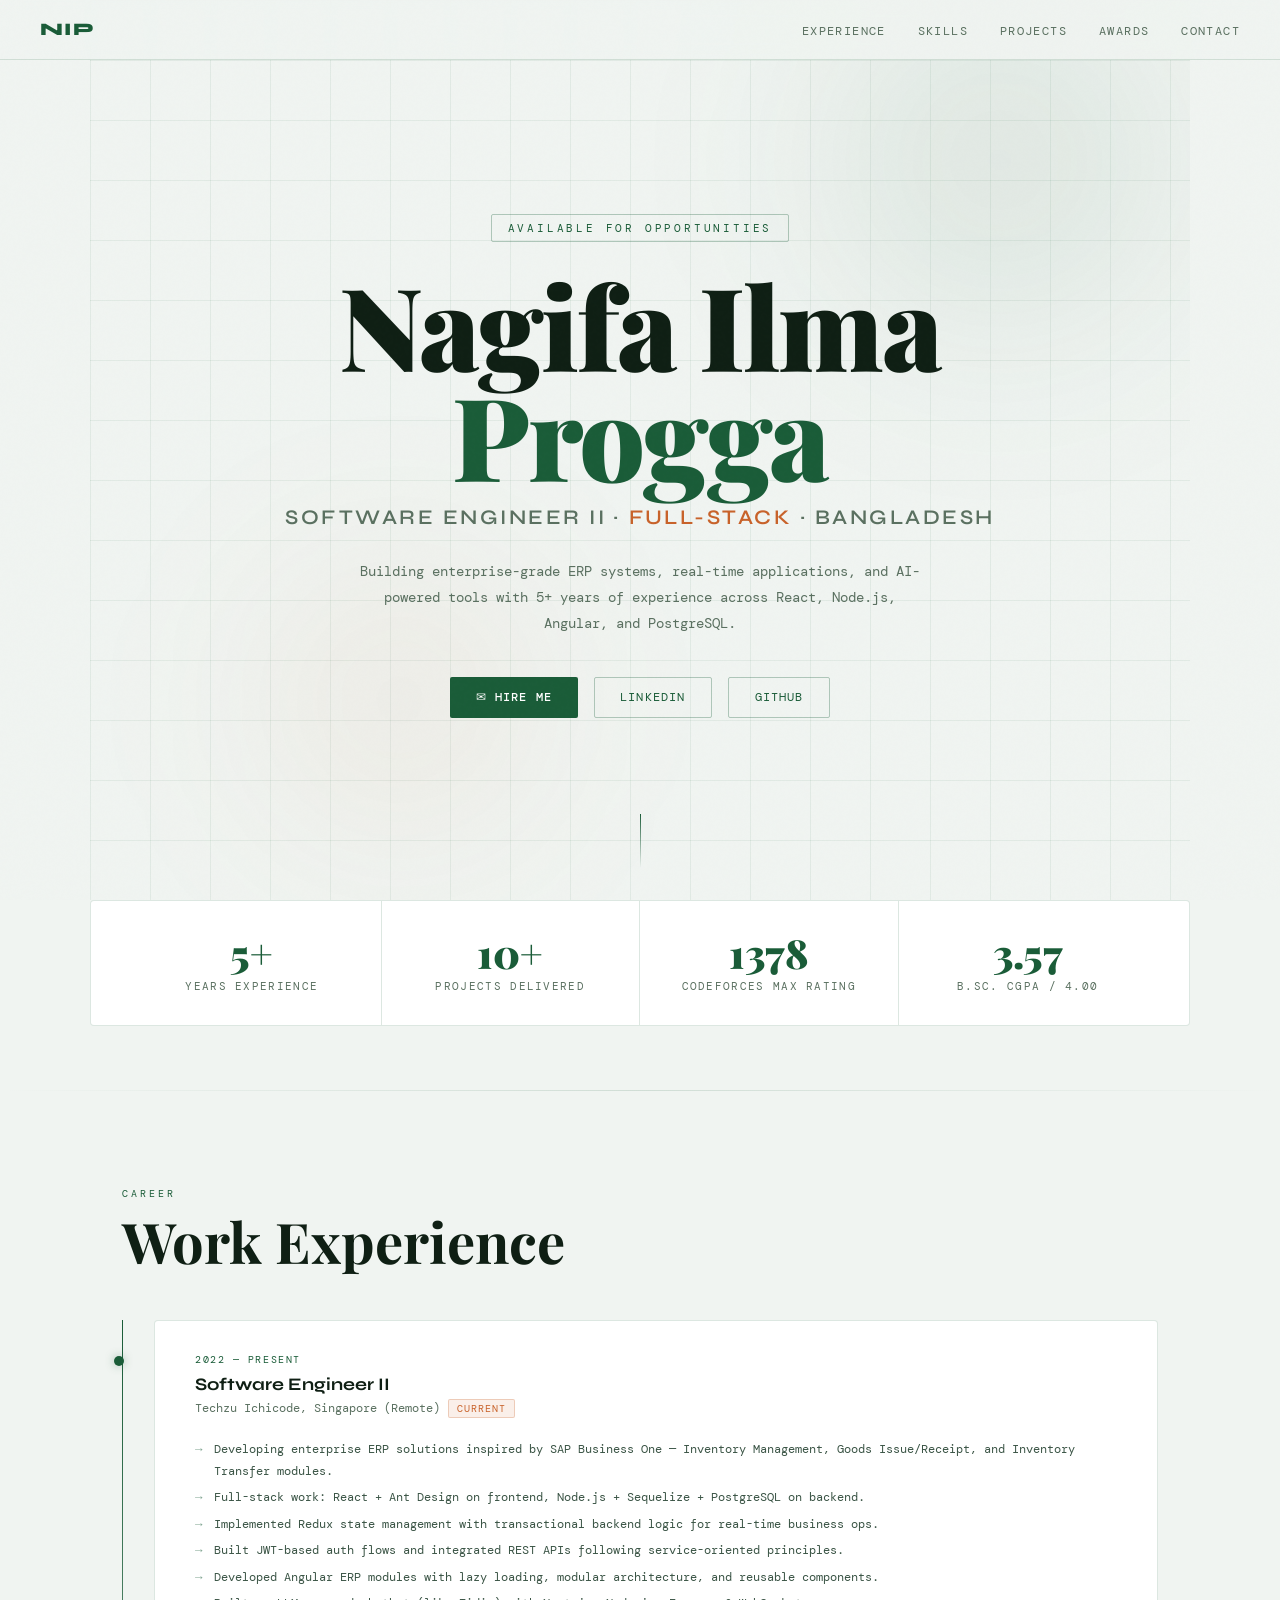
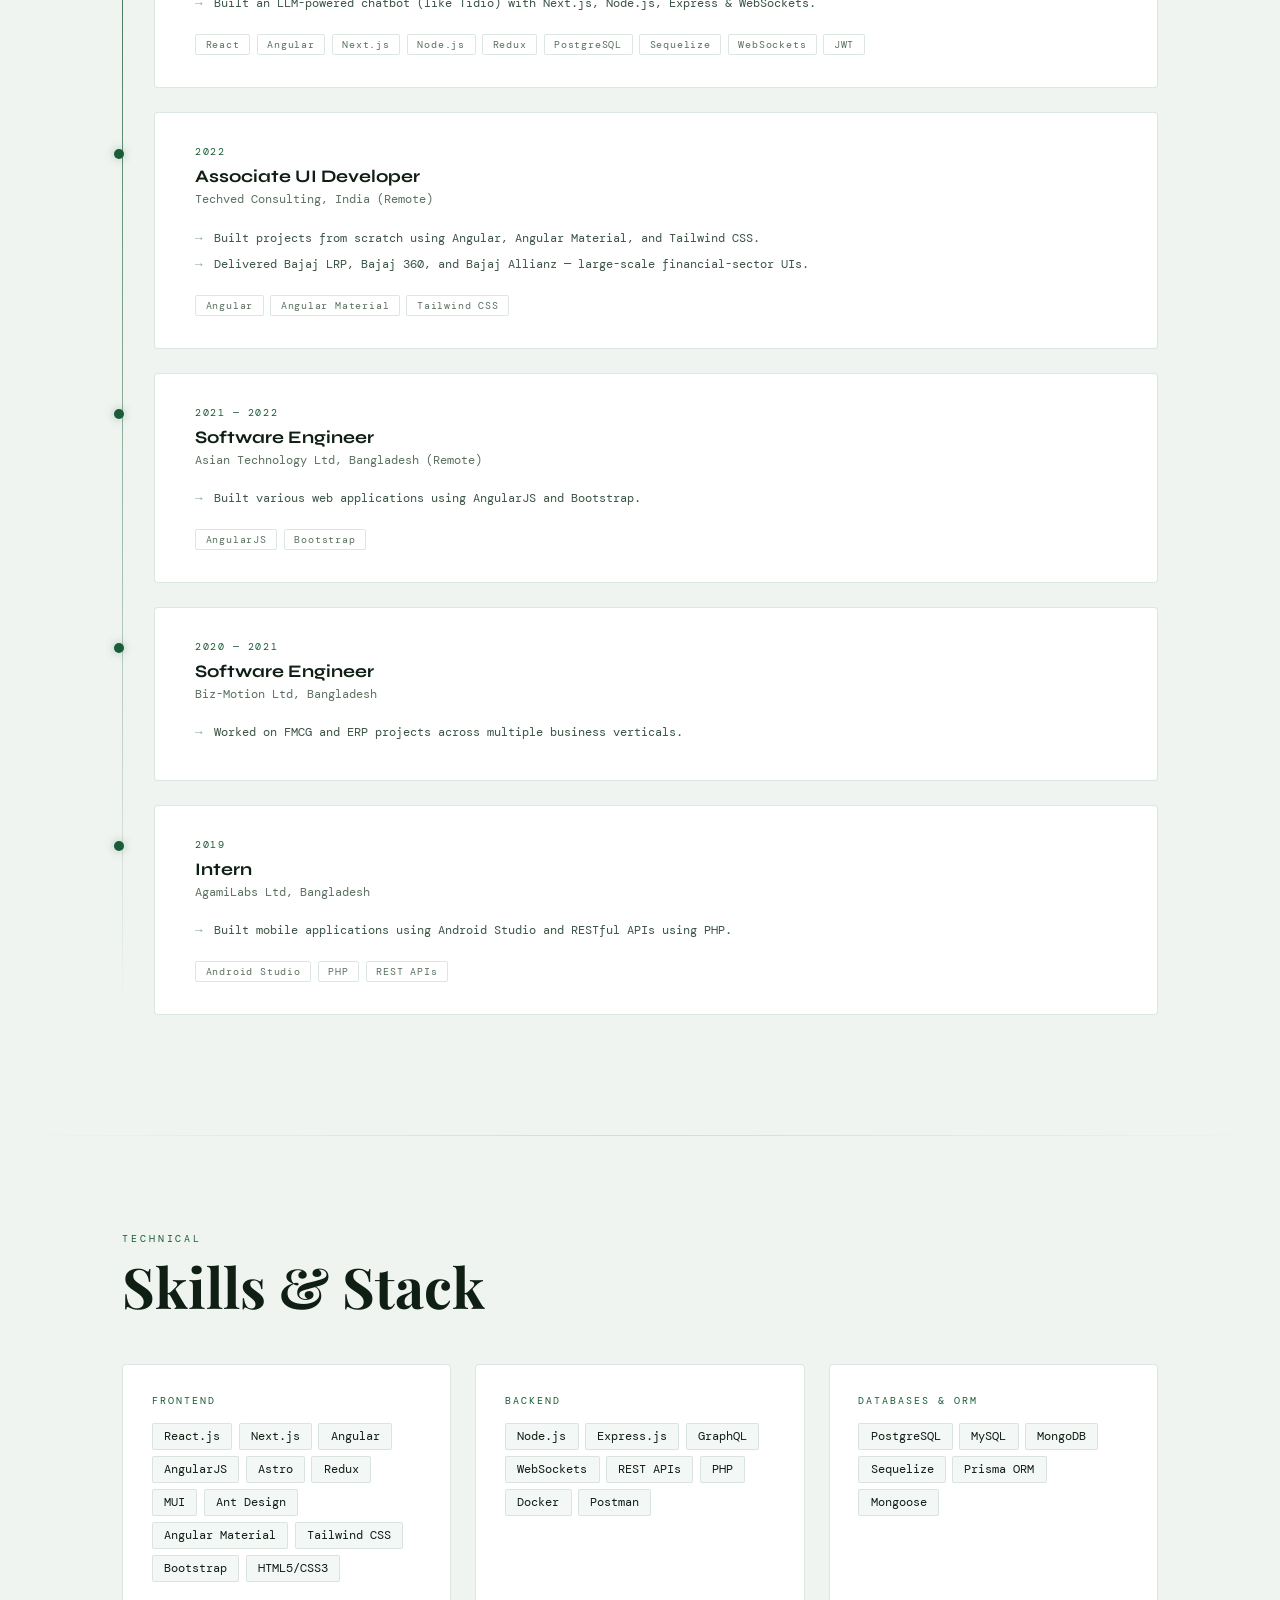
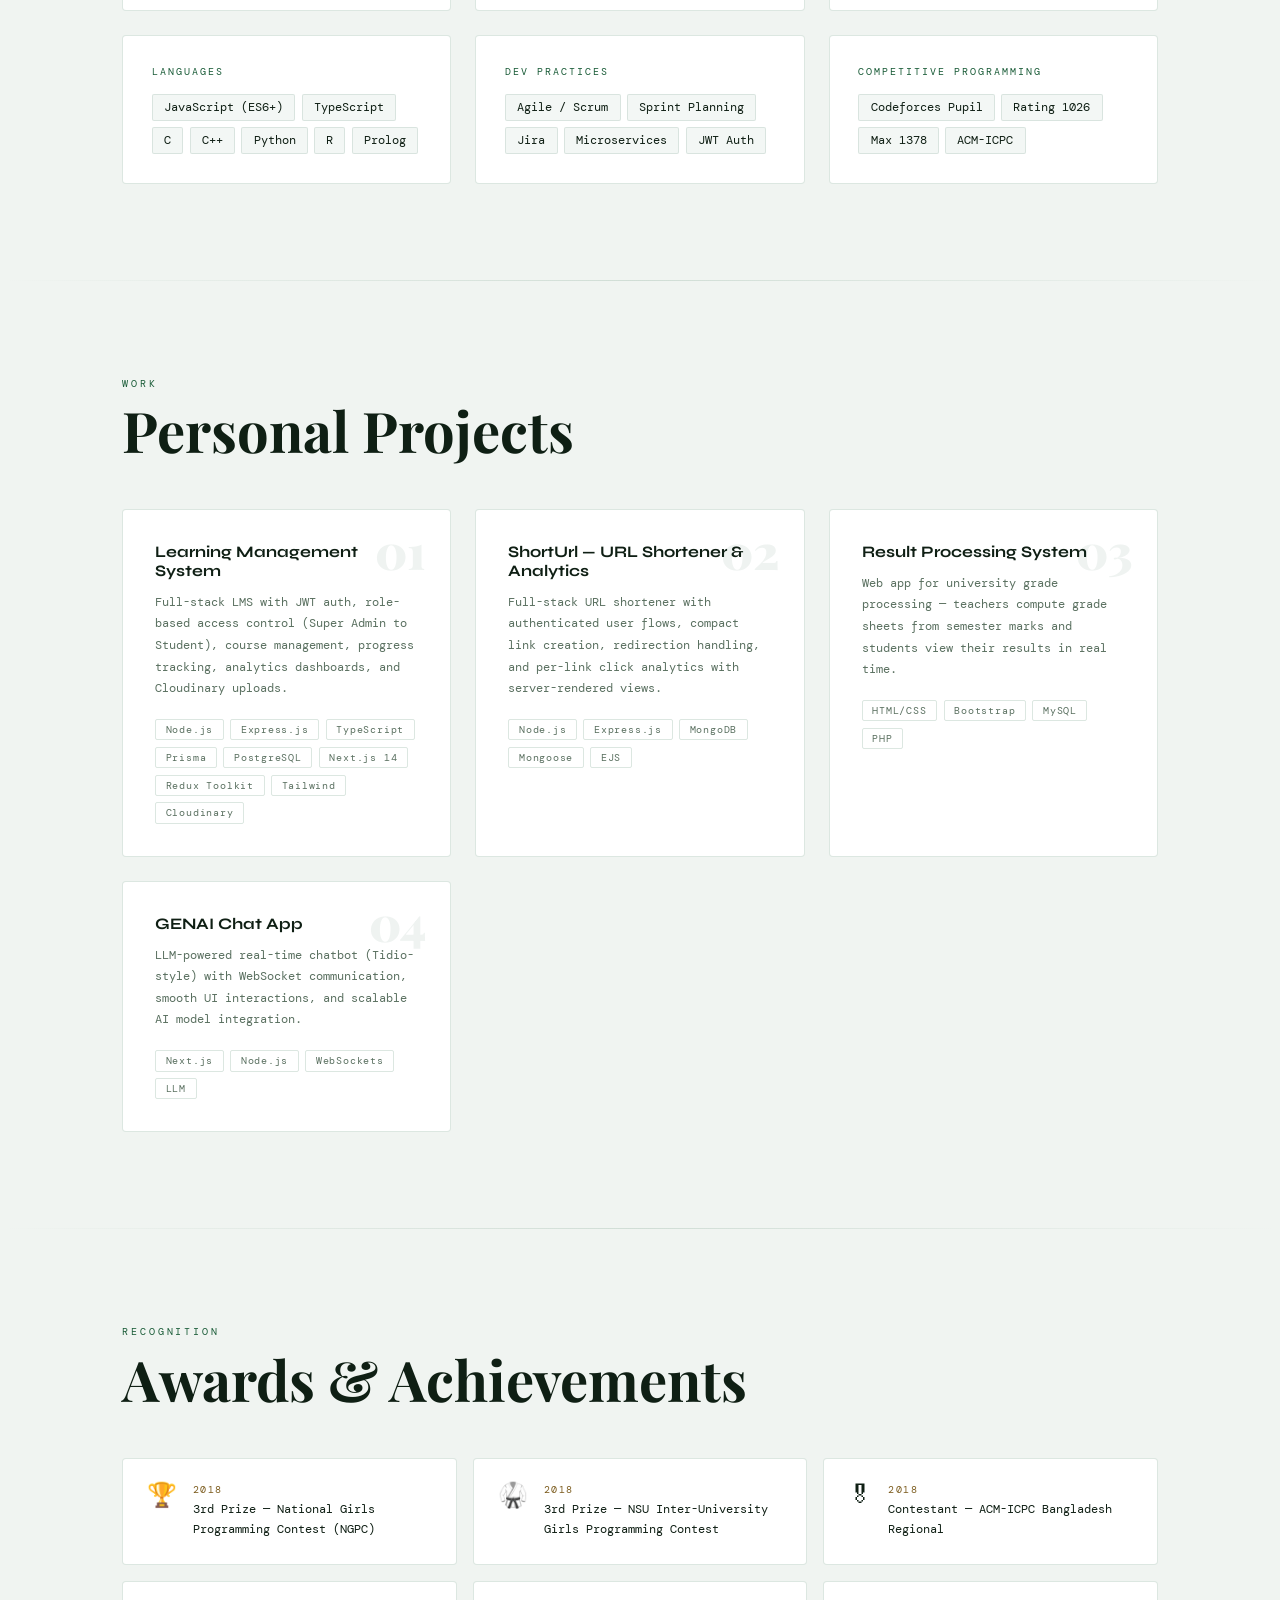
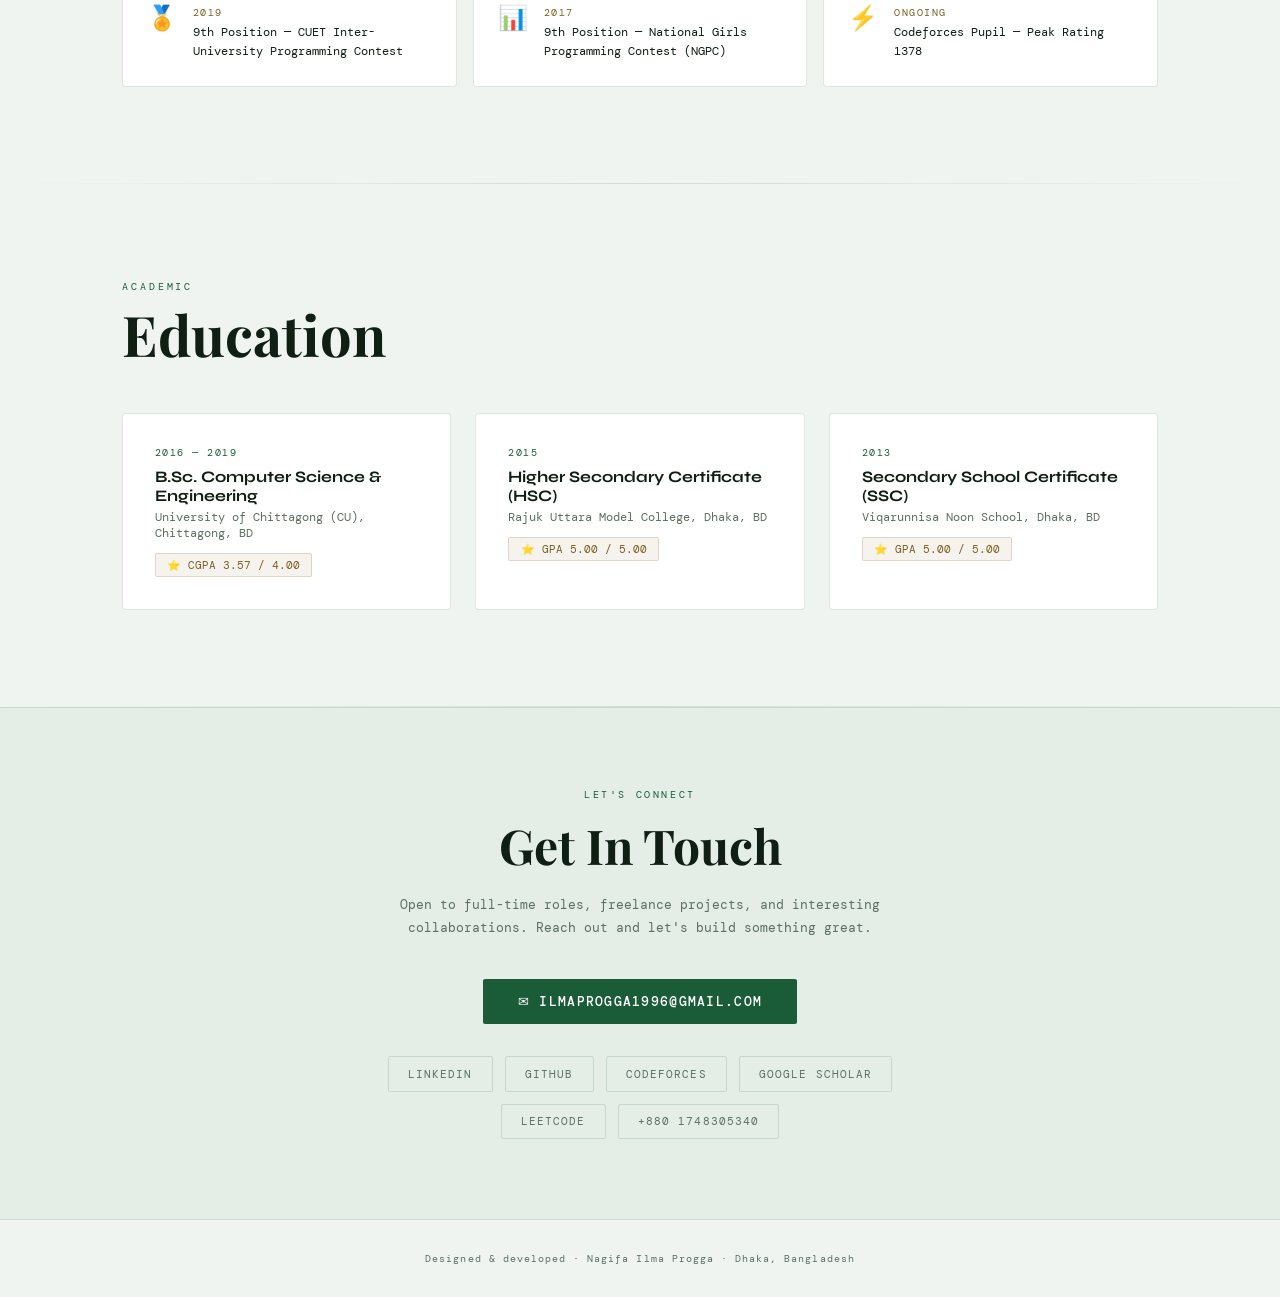
<file: progga-portfolio.html>
<!DOCTYPE html>
<html lang="en">
<head>
<meta charset="UTF-8">
<meta name="viewport" content="width=device-width, initial-scale=1.0">
<title>Nagifa Ilma Progga — Software Engineer</title>
<link href="https://fonts.googleapis.com/css2?family=Playfair+Display:ital,wght@0,400;0,700;0,900;1,400&family=DM+Mono:wght@300;400;500&family=Syne:wght@400;600;700;800&display=swap" rel="stylesheet">
<link rel="stylesheet" href="style.css">
</head>
<body>

<div class="cursor" id="cursor"></div>
<div class="cursor-ring" id="cursorRing"></div>

<nav>
  <div class="nav-logo">NIP</div>
  <ul class="nav-links">
    <li><a href="#experience">Experience</a></li>
    <li><a href="#skills">Skills</a></li>
    <li><a href="#projects">Projects</a></li>
    <li><a href="#awards">Awards</a></li>
    <li><a href="#contact">Contact</a></li>
  </ul>
</nav>

<section id="hero">
  <div class="hero-grid"></div>
  <div class="hero-orb orb1"></div>
  <div class="hero-orb orb2"></div>
  <div class="hero-content">
    <div class="hero-tag">Available for opportunities</div>
    <h1 class="hero-name">Nagifa Ilma<br><span class="name-accent">Progga</span></h1>
    <div class="hero-title">Software Engineer II &middot; <span>Full-Stack</span> &middot; Bangladesh</div>
    <p class="hero-desc">
      Building enterprise-grade ERP systems, real-time applications, and AI-powered tools
      with 5+ years of experience across React, Node.js, Angular, and PostgreSQL.
    </p>
    <div class="hero-links">
      <a href="mailto:ilmaprogga1996@gmail.com" class="btn btn-primary">&#9993; Hire Me</a>
      <a href="https://www.linkedin.com/in/nagifa-ilma-progga" target="_blank" class="btn btn-outline">LinkedIn</a>
      <a href="https://github.com/Ppro01" target="_blank" class="btn btn-outline">GitHub</a>
    </div>
  </div>
  <div class="scroll-hint">
    <div class="scroll-line"></div>
  </div>
</section>

<div class="stats-bar" style="padding: 0 2rem;">
  <div class="stat">
    <div class="stat-num">5+</div>
    <div class="stat-label">Years Experience</div>
  </div>
  <div class="stat">
    <div class="stat-num">10+</div>
    <div class="stat-label">Projects Delivered</div>
  </div>
  <div class="stat">
    <div class="stat-num">1378</div>
    <div class="stat-label">Codeforces Max Rating</div>
  </div>
  <div class="stat">
    <div class="stat-num">3.57</div>
    <div class="stat-label">B.Sc. CGPA / 4.00</div>
  </div>
</div>

<hr class="divider" style="margin: 4rem 0 0;">

<section id="experience">
  <span class="section-eyebrow">Career</span>
  <h2 class="section-title">Work Experience</h2>
  <div class="timeline">

    <div class="exp-card">
      <div class="exp-period">2022 &mdash; Present</div>
      <div class="exp-role">Software Engineer II</div>
      <div class="exp-company">Techzu Ichicode, Singapore (Remote) <span class="badge">Current</span></div>
      <ul class="exp-points">
        <li>Developing enterprise ERP solutions inspired by SAP Business One &mdash; Inventory Management, Goods Issue/Receipt, and Inventory Transfer modules.</li>
        <li>Full-stack work: React + Ant Design on frontend, Node.js + Sequelize + PostgreSQL on backend.</li>
        <li>Implemented Redux state management with transactional backend logic for real-time business ops.</li>
        <li>Built JWT-based auth flows and integrated REST APIs following service-oriented principles.</li>
        <li>Developed Angular ERP modules with lazy loading, modular architecture, and reusable components.</li>
        <li>Built an LLM-powered chatbot (like Tidio) with Next.js, Node.js, Express &amp; WebSockets.</li>
      </ul>
      <div class="tech-tags">
        <span class="tech-tag">React</span><span class="tech-tag">Angular</span><span class="tech-tag">Next.js</span>
        <span class="tech-tag">Node.js</span><span class="tech-tag">Redux</span><span class="tech-tag">PostgreSQL</span>
        <span class="tech-tag">Sequelize</span><span class="tech-tag">WebSockets</span><span class="tech-tag">JWT</span>
      </div>
    </div>

    <div class="exp-card">
      <div class="exp-period">2022</div>
      <div class="exp-role">Associate UI Developer</div>
      <div class="exp-company">Techved Consulting, India (Remote)</div>
      <ul class="exp-points">
        <li>Built projects from scratch using Angular, Angular Material, and Tailwind CSS.</li>
        <li>Delivered Bajaj LRP, Bajaj 360, and Bajaj Allianz &mdash; large-scale financial-sector UIs.</li>
      </ul>
      <div class="tech-tags">
        <span class="tech-tag">Angular</span><span class="tech-tag">Angular Material</span><span class="tech-tag">Tailwind CSS</span>
      </div>
    </div>

    <div class="exp-card">
      <div class="exp-period">2021 &mdash; 2022</div>
      <div class="exp-role">Software Engineer</div>
      <div class="exp-company">Asian Technology Ltd, Bangladesh (Remote)</div>
      <ul class="exp-points">
        <li>Built various web applications using AngularJS and Bootstrap.</li>
      </ul>
      <div class="tech-tags">
        <span class="tech-tag">AngularJS</span><span class="tech-tag">Bootstrap</span>
      </div>
    </div>

    <div class="exp-card">
      <div class="exp-period">2020 &mdash; 2021</div>
      <div class="exp-role">Software Engineer</div>
      <div class="exp-company">Biz-Motion Ltd, Bangladesh</div>
      <ul class="exp-points">
        <li>Worked on FMCG and ERP projects across multiple business verticals.</li>
      </ul>
    </div>

    <div class="exp-card">
      <div class="exp-period">2019</div>
      <div class="exp-role">Intern</div>
      <div class="exp-company">AgamiLabs Ltd, Bangladesh</div>
      <ul class="exp-points">
        <li>Built mobile applications using Android Studio and RESTful APIs using PHP.</li>
      </ul>
      <div class="tech-tags">
        <span class="tech-tag">Android Studio</span><span class="tech-tag">PHP</span><span class="tech-tag">REST APIs</span>
      </div>
    </div>

  </div>
</section>

<hr class="divider">

<section id="skills">
  <span class="section-eyebrow">Technical</span>
  <h2 class="section-title">Skills &amp; Stack</h2>
  <div class="skills-grid">
    <div class="skill-card">
      <div class="skill-cat">Frontend</div>
      <div class="skill-items">
        <span class="skill-item">React.js</span><span class="skill-item">Next.js</span>
        <span class="skill-item">Angular</span><span class="skill-item">AngularJS</span>
        <span class="skill-item">Astro</span><span class="skill-item">Redux</span>
        <span class="skill-item">MUI</span><span class="skill-item">Ant Design</span>
        <span class="skill-item">Angular Material</span><span class="skill-item">Tailwind CSS</span>
        <span class="skill-item">Bootstrap</span><span class="skill-item">HTML5/CSS3</span>
      </div>
    </div>
    <div class="skill-card">
      <div class="skill-cat">Backend</div>
      <div class="skill-items">
        <span class="skill-item">Node.js</span><span class="skill-item">Express.js</span>
        <span class="skill-item">GraphQL</span><span class="skill-item">WebSockets</span>
        <span class="skill-item">REST APIs</span><span class="skill-item">PHP</span>
        <span class="skill-item">Docker</span><span class="skill-item">Postman</span>
      </div>
    </div>
    <div class="skill-card">
      <div class="skill-cat">Databases &amp; ORM</div>
      <div class="skill-items">
        <span class="skill-item">PostgreSQL</span><span class="skill-item">MySQL</span>
        <span class="skill-item">MongoDB</span><span class="skill-item">Sequelize</span>
        <span class="skill-item">Prisma ORM</span><span class="skill-item">Mongoose</span>
      </div>
    </div>
    <div class="skill-card">
      <div class="skill-cat">Languages</div>
      <div class="skill-items">
        <span class="skill-item">JavaScript (ES6+)</span><span class="skill-item">TypeScript</span>
        <span class="skill-item">C</span><span class="skill-item">C++</span>
        <span class="skill-item">Python</span><span class="skill-item">R</span>
        <span class="skill-item">Prolog</span>
      </div>
    </div>
    <div class="skill-card">
      <div class="skill-cat">Dev Practices</div>
      <div class="skill-items">
        <span class="skill-item">Agile / Scrum</span><span class="skill-item">Sprint Planning</span>
        <span class="skill-item">Jira</span><span class="skill-item">Microservices</span>
        <span class="skill-item">JWT Auth</span>
      </div>
    </div>
    <div class="skill-card">
      <div class="skill-cat">Competitive Programming</div>
      <div class="skill-items">
        <span class="skill-item">Codeforces Pupil</span><span class="skill-item">Rating 1026</span>
        <span class="skill-item">Max 1378</span><span class="skill-item">ACM-ICPC</span>
      </div>
    </div>
  </div>
</section>

<hr class="divider">

<section id="projects">
  <span class="section-eyebrow">Work</span>
  <h2 class="section-title">Personal Projects</h2>
  <div class="projects-grid">
    <div class="proj-card">
      <div class="proj-num">01</div>
      <div class="proj-title">Learning Management System</div>
      <p class="proj-desc">Full-stack LMS with JWT auth, role-based access control (Super Admin to Student), course management, progress tracking, analytics dashboards, and Cloudinary uploads.</p>
      <div class="tech-tags">
        <span class="tech-tag">Node.js</span><span class="tech-tag">Express.js</span><span class="tech-tag">TypeScript</span>
        <span class="tech-tag">Prisma</span><span class="tech-tag">PostgreSQL</span><span class="tech-tag">Next.js 14</span>
        <span class="tech-tag">Redux Toolkit</span><span class="tech-tag">Tailwind</span><span class="tech-tag">Cloudinary</span>
      </div>
    </div>
    <div class="proj-card">
      <div class="proj-num">02</div>
      <div class="proj-title">ShortUrl &mdash; URL Shortener &amp; Analytics</div>
      <p class="proj-desc">Full-stack URL shortener with authenticated user flows, compact link creation, redirection handling, and per-link click analytics with server-rendered views.</p>
      <div class="tech-tags">
        <span class="tech-tag">Node.js</span><span class="tech-tag">Express.js</span>
        <span class="tech-tag">MongoDB</span><span class="tech-tag">Mongoose</span><span class="tech-tag">EJS</span>
      </div>
    </div>
    <div class="proj-card">
      <div class="proj-num">03</div>
      <div class="proj-title">Result Processing System</div>
      <p class="proj-desc">Web app for university grade processing &mdash; teachers compute grade sheets from semester marks and students view their results in real time.</p>
      <div class="tech-tags">
        <span class="tech-tag">HTML/CSS</span><span class="tech-tag">Bootstrap</span>
        <span class="tech-tag">MySQL</span><span class="tech-tag">PHP</span>
      </div>
    </div>
    <div class="proj-card">
      <div class="proj-num">04</div>
      <div class="proj-title">GENAI Chat App</div>
      <p class="proj-desc">LLM-powered real-time chatbot (Tidio-style) with WebSocket communication, smooth UI interactions, and scalable AI model integration.</p>
      <div class="tech-tags">
        <span class="tech-tag">Next.js</span><span class="tech-tag">Node.js</span>
        <span class="tech-tag">WebSockets</span><span class="tech-tag">LLM</span>
      </div>
    </div>
  </div>
</section>

<hr class="divider">

<section id="awards">
  <span class="section-eyebrow">Recognition</span>
  <h2 class="section-title">Awards &amp; Achievements</h2>
  <div class="awards-list">
    <div class="award-card">
      <div class="award-icon">&#127942;</div>
      <div><div class="award-year">2018</div><div class="award-text">3rd Prize &mdash; National Girls Programming Contest (NGPC)</div></div>
    </div>
    <div class="award-card">
      <div class="award-icon">&#129355;</div>
      <div><div class="award-year">2018</div><div class="award-text">3rd Prize &mdash; NSU Inter-University Girls Programming Contest</div></div>
    </div>
    <div class="award-card">
      <div class="award-icon">&#127894;</div>
      <div><div class="award-year">2018</div><div class="award-text">Contestant &mdash; ACM-ICPC Bangladesh Regional</div></div>
    </div>
    <div class="award-card">
      <div class="award-icon">&#127941;</div>
      <div><div class="award-year">2019</div><div class="award-text">9th Position &mdash; CUET Inter-University Programming Contest</div></div>
    </div>
    <div class="award-card">
      <div class="award-icon">&#128202;</div>
      <div><div class="award-year">2017</div><div class="award-text">9th Position &mdash; National Girls Programming Contest (NGPC)</div></div>
    </div>
    <div class="award-card">
      <div class="award-icon">&#9889;</div>
      <div><div class="award-year">Ongoing</div><div class="award-text">Codeforces Pupil &mdash; Peak Rating 1378</div></div>
    </div>
  </div>
</section>

<hr class="divider">

<section id="education">
  <span class="section-eyebrow">Academic</span>
  <h2 class="section-title">Education</h2>
  <div class="edu-grid">
    <div class="edu-card">
      <div class="edu-year">2016 &mdash; 2019</div>
      <div class="edu-degree">B.Sc. Computer Science &amp; Engineering</div>
      <div class="edu-inst">University of Chittagong (CU), Chittagong, BD</div>
      <span class="edu-gpa">&#11088; CGPA 3.57 / 4.00</span>
    </div>
    <div class="edu-card">
      <div class="edu-year">2015</div>
      <div class="edu-degree">Higher Secondary Certificate (HSC)</div>
      <div class="edu-inst">Rajuk Uttara Model College, Dhaka, BD</div>
      <span class="edu-gpa">&#11088; GPA 5.00 / 5.00</span>
    </div>
    <div class="edu-card">
      <div class="edu-year">2013</div>
      <div class="edu-degree">Secondary School Certificate (SSC)</div>
      <div class="edu-inst">Viqarunnisa Noon School, Dhaka, BD</div>
      <span class="edu-gpa">&#11088; GPA 5.00 / 5.00</span>
    </div>
  </div>
</section>

<hr class="divider">

<section id="contact">
  <div class="contact-inner">
    <span class="contact-eyebrow">Let's connect</span>
    <h2 class="contact-title">Get In Touch</h2>
    <p class="contact-sub">Open to full-time roles, freelance projects, and interesting collaborations. Reach out and let's build something great.</p>
    <a href="mailto:ilmaprogga1996@gmail.com" class="btn btn-primary" style="font-size:0.8rem;padding:0.9rem 2.2rem;">&#9993; ilmaprogga1996@gmail.com</a>
    <div class="social-links">
      <a href="https://www.linkedin.com/in/nagifa-ilma-progga" target="_blank" class="social-link">LinkedIn</a>
      <a href="https://github.com/Ppro01" target="_blank" class="social-link">GitHub</a>
      <a href="https://codeforces.com/profile/Ppro01" target="_blank" class="social-link">Codeforces</a>
      <a href="https://scholar.google.com" target="_blank" class="social-link">Google Scholar</a>
      <a href="https://leetcode.com" target="_blank" class="social-link">LeetCode</a>
      <a href="tel:+8801748305340" class="social-link">+880 1748305340</a>
    </div>
  </div>
</section>

<footer>
  <p>Designed &amp; developed &middot; Nagifa Ilma Progga &middot; Dhaka, Bangladesh</p>
</footer>

<script>
  const cursor = document.getElementById('cursor');
  const ring = document.getElementById('cursorRing');
  let mx = 0, my = 0, rx = 0, ry = 0;
  document.addEventListener('mousemove', e => {
    mx = e.clientX; my = e.clientY;
    cursor.style.transform = `translate(${mx - 6}px, ${my - 6}px)`;
  });
  (function animRing() {
    rx += (mx - rx) * 0.12; ry += (my - ry) * 0.12;
    ring.style.transform = `translate(${rx - 18}px, ${ry - 18}px)`;
    requestAnimationFrame(animRing);
  })();
  document.querySelectorAll('a, button, .btn').forEach(el => {
    el.addEventListener('mouseenter', () => { ring.style.width = '50px'; ring.style.height = '50px'; });
    el.addEventListener('mouseleave', () => { ring.style.width = '36px'; ring.style.height = '36px'; });
  });

  const observer = new IntersectionObserver((entries) => {
    entries.forEach((entry, i) => {
      if (entry.isIntersecting) {
        setTimeout(() => entry.target.classList.add('visible'), i * 80);
        observer.unobserve(entry.target);
      }
    });
  }, { threshold: 0.1 });
  document.querySelectorAll('.exp-card, .skill-card, .proj-card, .award-card, .edu-card').forEach(el => observer.observe(el));

  document.querySelectorAll('.skills-grid, .projects-grid, .awards-list, .edu-grid').forEach(grid => {
    [...grid.children].forEach((child, i) => { child.style.transitionDelay = `${i * 0.07}s`; });
  });

  const sections = document.querySelectorAll('section[id]');
  window.addEventListener('scroll', () => {
    let current = '';
    sections.forEach(s => { if (window.scrollY >= s.offsetTop - 200) current = s.id; });
    document.querySelectorAll('.nav-links a').forEach(a => {
      a.style.color = a.getAttribute('href') === '#' + current ? 'var(--accent)' : '';
    });
  });
</script>
</body>
</html>
</file>
<file: style.css>
:root {
  --bg: #f0f4f1;
  --bg2: #e4ede6;
  --surface: #ffffff;
  --accent: #1a5c38;
  --accent2: #c8622a;
  --gold: #7c5c1e;
  --text: #0f1f14;
  --muted: #5a7060;
  --border: rgba(26,92,56,0.15);
}

*, *::before, *::after { box-sizing: border-box; margin: 0; padding: 0; }
html { scroll-behavior: smooth; }

body {
  background: var(--bg);
  color: var(--text);
  font-family: 'DM Mono', monospace;
  overflow-x: hidden;
 // 
}

/* CURSOR */
/* .cursor {
  width: 12px; height: 12px;
  background: var(--accent);
  border-radius: 50%;
  position: fixed; top: 0; left: 0;
  pointer-events: none; z-index: 9999;
  transition: transform 0.1s;
  mix-blend-mode: multiply;
}
.cursor-ring {
  width: 36px; height: 36px;
  border: 1.5px solid rgba(26,92,56,0.5);
  border-radius: 50%;
  position: fixed; top: 0; left: 0;
  pointer-events: none; z-index: 9998;
  transition: transform 0.18s ease, width 0.2s, height 0.2s;
} */

/* NOISE OVERLAY */
body::before {
  content: '';
  position: fixed; inset: 0;
  background-image: url("data:image/svg+xml,%3Csvg viewBox='0 0 256 256' xmlns='http://www.w3.org/2000/svg'%3E%3Cfilter id='noise'%3E%3CfeTurbulence type='fractalNoise' baseFrequency='0.9' numOctaves='4' stitchTiles='stitch'/%3E%3C/filter%3E%3Crect width='100%25' height='100%25' filter='url(%23noise)' opacity='0.04'/%3E%3C/svg%3E");
  pointer-events: none; z-index: 9990; opacity: 0.35;
}

/* NAV */
nav {
  position: fixed; top: 0; left: 0; right: 0; z-index: 100;
  padding: 1.2rem 2.5rem;
  display: flex; justify-content: space-between; align-items: center;
  background: rgba(240,244,241,0.94);
  backdrop-filter: blur(10px);
  border-bottom: 1px solid var(--border);
}
.nav-logo {
  font-family: 'Syne', sans-serif;
  font-weight: 800; font-size: 1.1rem;
  letter-spacing: 0.08em; color: var(--accent);
}
.nav-links { display: flex; gap: 2rem; list-style: none; }
.nav-links a {
  font-size: 0.72rem; letter-spacing: 0.12em; text-transform: uppercase;
  color: var(--muted); text-decoration: none;
  transition: color 0.2s; position: relative;
}
.nav-links a::after {
  content: ''; position: absolute; bottom: -3px; left: 0; right: 0;
  height: 1px; background: var(--accent);
  transform: scaleX(0); transition: transform 0.25s;
}
.nav-links a.active { color: var(--accent); }
.nav-links a.active::after { transform: scaleX(1); }

/* HERO */
#hero {
  min-height: 100vh;
  display: flex; align-items: center; justify-content: center;
  position: relative; overflow: hidden;
  padding: 6rem 2rem 4rem;
}
.hero-grid {
  position: absolute; inset: 0;
  background-image:
    linear-gradient(rgba(26,92,56,0.07) 1px, transparent 1px),
    linear-gradient(90deg, rgba(26,92,56,0.07) 1px, transparent 1px);
  background-size: 60px 60px;
  animation: gridPulse 8s ease-in-out infinite;
}
@keyframes gridPulse {
  0%,100% { opacity: 0.5; }
  50% { opacity: 1; }
}
.hero-orb { position: absolute; border-radius: 50%; filter: blur(90px); pointer-events: none; }
.orb1 { width: 500px; height: 500px; background: radial-gradient(circle, rgba(26,92,56,0.12), transparent 70%); top: -10%; left: 60%; }
.orb2 { width: 400px; height: 400px; background: radial-gradient(circle, rgba(200,98,42,0.09), transparent 70%); bottom: 0; left: 10%; }

.hero-content { position: relative; z-index: 2; text-align: center; max-width: 900px; }
.hero-tag {
  display: inline-block;
  font-size: 0.7rem; letter-spacing: 0.25em; text-transform: uppercase;
  color: var(--accent); border: 1px solid rgba(26,92,56,0.3);
  padding: 0.35rem 1rem; border-radius: 2px;
  margin-bottom: 1.8rem;
  animation: fadeSlideUp 0.7s ease both;
}
.hero-name {
  font-family: 'Playfair Display', serif;
  font-size: clamp(3.5rem, 9vw, 8rem);
  font-weight: 900; line-height: 0.95;
  letter-spacing: -0.02em;
  color: var(--text);
  animation: fadeSlideUp 0.7s 0.15s ease both;
}
.hero-name .name-accent { color: var(--accent); }
.hero-title {
  font-family: 'Syne', sans-serif;
  font-size: clamp(0.9rem, 2.5vw, 1.3rem);
  font-weight: 600; color: var(--muted);
  margin-top: 1rem; letter-spacing: 0.12em; text-transform: uppercase;
  animation: fadeSlideUp 0.7s 0.3s ease both;
}
.hero-title span { color: var(--accent2); }
.hero-desc {
  max-width: 560px; margin: 1.8rem auto 0;
  font-size: 0.85rem; line-height: 1.9; color: var(--muted);
  animation: fadeSlideUp 0.7s 0.45s ease both;
}
.hero-links {
  display: flex; gap: 1rem; flex-wrap: wrap; justify-content: center;
  margin-top: 2.5rem;
  animation: fadeSlideUp 0.7s 0.6s ease both;
}

/* BUTTONS */
.btn {
  display: inline-flex; align-items: center; gap: 0.5rem;
  padding: 0.75rem 1.6rem;
  font-family: 'DM Mono', monospace;
  font-size: 0.72rem; letter-spacing: 0.1em; text-transform: uppercase;
  text-decoration: none; border-radius: 2px;
  transition: all 0.2s; 
}
.btn-primary { background: var(--accent); color: #fff; font-weight: 500; }
.btn-primary:hover { background: #155d2e; transform: translateY(-2px); box-shadow: 0 8px 30px rgba(26,92,56,0.25); }
.btn-outline { border: 1px solid rgba(26,92,56,0.3); color: var(--accent); }
.btn-outline:hover { border-color: var(--accent); background: rgba(26,92,56,0.06); transform: translateY(-2px); }

/* SCROLL LINE */
.scroll-hint {
  position: absolute; bottom: 2rem; left: 50%; transform: translateX(-50%);
  display: flex; flex-direction: column; align-items: center;
  animation: fadeSlideUp 0.7s 0.9s ease both;
}
.scroll-line {
  width: 1px; height: 54px;
  background: linear-gradient(var(--accent), transparent);
  animation: scrollDrop 1.6s ease-in-out infinite;
}
@keyframes scrollDrop {
  0%   { transform: scaleY(0); transform-origin: top; }
  50%  { transform: scaleY(1); transform-origin: top; }
  51%  { transform: scaleY(1); transform-origin: bottom; }
  100% { transform: scaleY(0); transform-origin: bottom; }
}
@keyframes fadeSlideUp {
  from { opacity: 0; transform: translateY(24px); }
  to   { opacity: 1; transform: translateY(0); }
}

/* SECTIONS */
section { padding: 6rem 2rem; max-width: 1100px; margin: 0 auto; }
.section-eyebrow {
  display: block;
  font-size: 0.65rem; letter-spacing: 0.28em; text-transform: uppercase;
  color: var(--accent); margin-bottom: 0.6rem;
}
.section-title {
  font-family: 'Playfair Display', serif;
  font-size: clamp(2rem, 5vw, 3.5rem);
  font-weight: 700; line-height: 1.1;
  margin-bottom: 3rem; color: var(--text);
}

/* STATS BAR */
.stats-bar {
  background: var(--surface); border: 1px solid var(--border);
  border-radius: 4px;
  display: grid; grid-template-columns: repeat(4, 1fr);
  overflow: hidden; max-width: 1100px; margin: 0 auto;
}
.stat {
  padding: 2rem 1.5rem; text-align: center;
  border-right: 1px solid var(--border);
  position: relative; overflow: hidden;
  transition: background 0.3s;
}
.stat:last-child { border-right: none; }
.stat::after {
  content: ''; position: absolute; bottom: 0; left: 0; right: 0;
  height: 2px; background: var(--accent);
  transform: scaleX(0); transition: transform 0.3s;
}
.stat:hover { background: rgba(26,92,56,0.04); }
.stat:hover::after { transform: scaleX(1); }
.stat-num {
  font-family: 'Playfair Display', serif;
  font-size: 2.5rem; font-weight: 900;
  color: var(--accent); line-height: 1; margin-bottom: 0.4rem;
}
.stat-label { font-size: 0.68rem; letter-spacing: 0.12em; text-transform: uppercase; color: var(--muted); }

/* DIVIDER */
.divider {
  border: none; height: 1px;
  background: linear-gradient(90deg, transparent, var(--border), transparent);
}

/* EXPERIENCE */
#experience { max-width: 1100px; }
.timeline { position: relative; padding-left: 2rem; }
.timeline::before {
  content: ''; position: absolute; left: 0; top: 0; bottom: 0;
  width: 1px; background: linear-gradient(var(--accent), transparent);
}
.exp-card {
  position: relative; background: var(--surface);
  border: 1px solid var(--border); border-radius: 4px;
  padding: 2rem 2.5rem; margin-bottom: 1.5rem;
  opacity: 0; transform: translateX(-20px);
  transition: opacity 0.5s ease, transform 0.5s ease, border-color 0.3s;
}
.exp-card.visible { opacity: 1; transform: translateX(0); }
.exp-card:hover { border-color: rgba(26,92,56,0.35); transform: translateX(4px); }
.exp-card::before {
  content: ''; position: absolute;
  left: -2.55rem; top: 2.2rem;
  width: 10px; height: 10px; border-radius: 50%;
  background: var(--accent); box-shadow: 0 0 10px rgba(26,92,56,0.35);
}
.exp-period { font-size: 0.65rem; letter-spacing: 0.15em; text-transform: uppercase; color: var(--accent); margin-bottom: 0.5rem; }
.exp-role { font-family: 'Syne', sans-serif; font-size: 1.1rem; font-weight: 700; margin-bottom: 0.25rem; color: var(--text); }
.exp-company { font-size: 0.78rem; color: var(--muted); margin-bottom: 1.2rem; display: flex; align-items: center; gap: 0.5rem; }
.badge {
  display: inline-block; padding: 0.15rem 0.5rem;
  background: rgba(200,98,42,0.1); border: 1px solid rgba(200,98,42,0.25);
  color: var(--accent2); font-size: 0.6rem; letter-spacing: 0.1em;
  text-transform: uppercase; border-radius: 2px;
}
.exp-points { list-style: none; }
.exp-points li {
  font-size: 0.78rem; line-height: 1.8; color: #3a5445;
  padding-left: 1.2rem; position: relative; margin-bottom: 0.25rem;
}
.exp-points li::before { content: '→'; position: absolute; left: 0; color: var(--accent); opacity: 0.55; }
.tech-tags { display: flex; flex-wrap: wrap; gap: 0.4rem; margin-top: 1.2rem; }
.tech-tag {
  font-size: 0.62rem; letter-spacing: 0.08em;
  padding: 0.2rem 0.6rem; border: 1px solid var(--border);
  border-radius: 2px; color: var(--muted); transition: all 0.2s;
}
.tech-tag:hover { border-color: var(--accent); color: var(--accent); background: rgba(26,92,56,0.05); }

/* SKILLS */
#skills { max-width: 1100px; }
.skills-grid { display: grid; grid-template-columns: repeat(auto-fill, minmax(280px, 1fr)); gap: 1.5rem; }
.skill-card {
  background: var(--surface); border: 1px solid var(--border);
  border-radius: 4px; padding: 1.8rem;
  opacity: 0; transform: translateY(20px);
  transition: opacity 0.5s ease, transform 0.5s ease, border-color 0.3s;
}
.skill-card.visible { opacity: 1; transform: translateY(0); }
.skill-card:hover { border-color: rgba(26,92,56,0.3); }
.skill-cat { font-size: 0.62rem; letter-spacing: 0.2em; text-transform: uppercase; color: var(--accent); margin-bottom: 1rem; }
.skill-items { display: flex; flex-wrap: wrap; gap: 0.4rem; }
.skill-item {
  font-size: 0.72rem; padding: 0.3rem 0.7rem;
  background: rgba(26,92,56,0.05); border: 1px solid rgba(26,92,56,0.12);
  border-radius: 2px; color: var(--text); transition: all 0.2s;
}
.skill-item:hover { background: rgba(26,92,56,0.12); border-color: rgba(26,92,56,0.35); }

/* PROJECTS */
#projects { max-width: 1100px; }
.projects-grid { display: grid; grid-template-columns: repeat(auto-fill, minmax(320px, 1fr)); gap: 1.5rem; }
.proj-card {
  background: var(--surface); border: 1px solid var(--border);
  border-radius: 4px; padding: 2rem;
  position: relative; overflow: hidden;
  opacity: 0; transform: translateY(20px);
  transition: opacity 0.5s ease, transform 0.5s ease, border-color 0.3s;
}
.proj-card.visible { opacity: 1; transform: translateY(0); }
.proj-card::before {
  content: ''; position: absolute; top: 0; left: 0; right: 0; height: 2px;
  background: linear-gradient(90deg, var(--accent), var(--accent2));
  transform: scaleX(0); transition: transform 0.3s;
}
.proj-card:hover { border-color: rgba(26,92,56,0.3); }
.proj-card:hover::before { transform: scaleX(1); }
.proj-num {
  font-family: 'Playfair Display', serif; font-size: 3rem; font-weight: 900;
  color: rgba(26,92,56,0.07); line-height: 1;
  position: absolute; top: 1rem; right: 1.5rem;
}
.proj-title { font-family: 'Syne', sans-serif; font-size: 1rem; font-weight: 700; margin-bottom: 0.75rem; color: var(--text); }
.proj-desc { font-size: 0.75rem; line-height: 1.8; color: var(--muted); margin-bottom: 1.2rem; }

/* AWARDS */
#awards { max-width: 1100px; }
.awards-list { display: grid; grid-template-columns: repeat(auto-fill, minmax(260px, 1fr)); gap: 1rem; }
.award-card {
  background: var(--surface); border: 1px solid var(--border);
  border-radius: 4px; padding: 1.5rem;
  display: flex; gap: 1rem; align-items: flex-start;
  opacity: 0; transform: translateY(16px);
  transition: opacity 0.5s ease, transform 0.5s ease, border-color 0.3s;
}
.award-card.visible { opacity: 1; transform: translateY(0); }
.award-card:hover { border-color: rgba(124,92,30,0.3); }
.award-icon { font-size: 1.5rem; line-height: 1; }
.award-year { font-size: 0.62rem; letter-spacing: 0.15em; text-transform: uppercase; color: var(--gold); margin-bottom: 0.25rem; }
.award-text { font-size: 0.78rem; line-height: 1.6; color: var(--text); }

/* EDUCATION */
#education { max-width: 1100px; }
.edu-grid { display: grid; grid-template-columns: repeat(auto-fill, minmax(280px, 1fr)); gap: 1.5rem; }
.edu-card {
  background: var(--surface); border: 1px solid var(--border);
  border-radius: 4px; padding: 2rem;
  opacity: 0; transform: translateY(20px);
  transition: opacity 0.5s ease, transform 0.5s ease, border-color 0.3s;
}
.edu-card.visible { opacity: 1; transform: translateY(0); }
.edu-card:hover { border-color: rgba(26,92,56,0.3); }
.edu-year { font-size: 0.62rem; letter-spacing: 0.15em; text-transform: uppercase; color: var(--accent); margin-bottom: 0.5rem; }
.edu-degree { font-family: 'Syne', sans-serif; font-size: 1rem; font-weight: 700; margin-bottom: 0.25rem; color: var(--text); }
.edu-inst { font-size: 0.75rem; color: var(--muted); margin-bottom: 0.75rem; }
.edu-gpa {
  display: inline-flex; align-items: center; gap: 0.4rem;
  font-size: 0.68rem; color: var(--gold);
  background: rgba(124,92,30,0.07); border: 1px solid rgba(124,92,30,0.2);
  padding: 0.25rem 0.7rem; border-radius: 2px;
}

/* CONTACT */
#contact {
  max-width: 100%; padding: 5rem 2rem;
  background: var(--bg2); border-top: 1px solid var(--border);
  text-align: center;
}
.contact-inner { max-width: 600px; margin: 0 auto; }
.contact-eyebrow { display: block; font-size: 0.65rem; letter-spacing: 0.25em; text-transform: uppercase; color: var(--accent); margin-bottom: 0.75rem; }
.contact-title { font-family: 'Playfair Display', serif; font-size: clamp(2rem, 5vw, 3rem); font-weight: 700; margin-bottom: 1rem; color: var(--text); }
.contact-sub { font-size: 0.8rem; color: var(--muted); line-height: 1.8; margin-bottom: 2.5rem; }
.social-links { display: flex; flex-wrap: wrap; gap: 0.75rem; justify-content: center; margin-top: 2rem; }
.social-link {
  display: inline-flex; align-items: center; gap: 0.4rem;
  padding: 0.6rem 1.2rem; border: 1px solid var(--border); border-radius: 2px;
  font-size: 0.68rem; letter-spacing: 0.1em; text-transform: uppercase;
  color: var(--muted); text-decoration: none; transition: all 0.2s; 
}
.social-link:hover { border-color: var(--accent); color: var(--accent); background: rgba(26,92,56,0.05); transform: translateY(-2px); }

/* ABOUT */
#about { max-width: 1100px; }
.about-inner {  margin: 0 auto; }
.about-text {
  font-size: 0.85rem; line-height: 2; color: var(--muted);
  margin-bottom: 1.2rem;
}

/* LIVE PROJECTS */
#live-work { max-width: 1100px; }
.live-grid { display: grid; grid-template-columns: repeat(auto-fill, minmax(300px, 1fr)); gap: 1.5rem; }
.live-card {
  background: var(--surface); border: 1px solid var(--border);
  border-radius: 4px; padding: 2rem;
  position: relative; overflow: hidden;
  text-decoration: none; color: inherit;
  display: block;
  transition: border-color 0.3s, transform 0.2s;
}
.live-card:hover { border-color: rgba(26,92,56,0.35); transform: translateY(-3px); }
.live-card::before {
  content: ''; position: absolute; top: 0; left: 0; right: 0; height: 2px;
  background: linear-gradient(90deg, var(--accent), var(--accent2));
  transform: scaleX(0); transition: transform 0.3s;
}
.live-card:hover::before { transform: scaleX(1); }
.live-num {
  font-family: 'Playfair Display', serif; font-size: 3rem; font-weight: 900;
  color: rgba(26,92,56,0.07); line-height: 1;
  position: absolute; top: 1rem; right: 1.5rem;
}
.live-title { font-family: 'Syne', sans-serif; font-size: 1rem; font-weight: 700; margin-bottom: 0.6rem; color: var(--text); }
.live-desc { font-size: 0.75rem; line-height: 1.8; color: var(--muted); margin-bottom: 1rem; }
.live-link { font-size: 0.68rem; letter-spacing: 0.1em; text-transform: uppercase; color: var(--accent); }

/* RESEARCH */
#research { max-width: 1100px; }
.research-list { display: flex; flex-direction: column; gap: 1rem; }
.research-card {
  background: var(--surface); border: 1px solid var(--border);
  border-radius: 4px; padding: 2rem;
  display: flex; gap: 1.5rem; align-items: flex-start;
  text-decoration: none; color: inherit;
  transition: border-color 0.3s, transform 0.2s;
}
.research-card:hover { border-color: rgba(26,92,56,0.35); transform: translateX(4px); }
.research-icon { font-size: 1.6rem; line-height: 1; padding-top: 0.1rem; }
.research-venue { font-size: 0.62rem; letter-spacing: 0.2em; text-transform: uppercase; color: var(--accent); margin-bottom: 0.4rem; }
.research-title { font-family: 'Syne', sans-serif; font-size: 0.95rem; font-weight: 700; color: var(--text); line-height: 1.5; margin-bottom: 0.75rem; }
.research-link { font-size: 0.68rem; letter-spacing: 0.1em; text-transform: uppercase; color: var(--accent2); }

/* FOOTER */
footer {
  text-align: center; padding: 2rem;
  font-size: 0.65rem; letter-spacing: 0.1em; color: var(--muted);
  border-top: 1px solid var(--border);
}

/* RESPONSIVE */
@media (max-width: 768px) {
  nav { padding: 1rem 1.2rem; }
  .nav-links { display: none; }
  .stats-bar { grid-template-columns: repeat(2, 1fr); }
  section { padding: 4rem 1.2rem; }
  .hero-links { flex-direction: column; align-items: center; }
}
</file>
